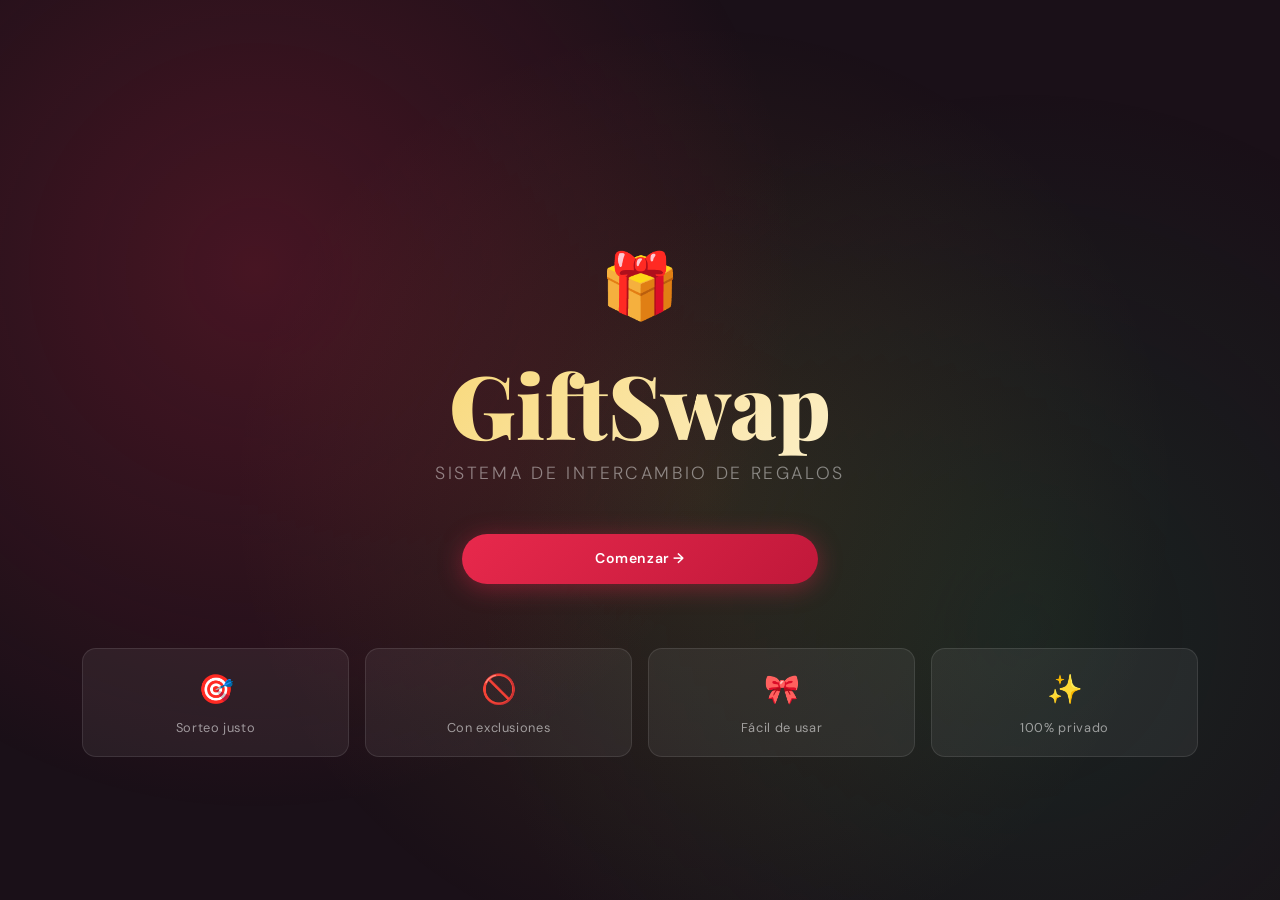
<file: index.html>
<!DOCTYPE html>
<html lang="es">
<head>
  <meta charset="UTF-8">
  <title>GiftSwap</title>
  <meta name="viewport" content="width=device-width, initial-scale=1">
  <link href="https://cdn.jsdelivr.net/npm/bootstrap@5.3.2/dist/css/bootstrap.min.css" rel="stylesheet">
  <link rel="stylesheet" href="css/estilos.css">
</head>
<body class="bg-dark text-white">

  <div class="container text-center mt-5 pt-5">

    <div class="logo-wrap mb-3">
      <span class="logo-emoji">🎁</span>
    </div>

    <h1 class="display-3">GiftSwap</h1>
    <p class="lead">Sistema de Intercambio de Regalos</p>

    <div class="row justify-content-center mt-5">
      <div class="col-12 col-sm-8 col-md-6 col-lg-4">
        <a href="evento.html" class="btn btn-primary btn-lg w-100">
          Comenzar &rarr;
        </a>
      </div>
    </div>

    <div class="features-row row justify-content-center mt-5 g-3">
      <div class="col-6 col-md-3">
        <div class="feature-card">
          <div class="feature-icon">🎯</div>
          <div class="feature-label">Sorteo justo</div>
        </div>
      </div>
      <div class="col-6 col-md-3">
        <div class="feature-card">
          <div class="feature-icon">🚫</div>
          <div class="feature-label">Con exclusiones</div>
        </div>
      </div>
      <div class="col-6 col-md-3">
        <div class="feature-card">
          <div class="feature-icon">🎀</div>
          <div class="feature-label">Fácil de usar</div>
        </div>
      </div>
      <div class="col-6 col-md-3">
        <div class="feature-card">
          <div class="feature-icon">✨</div>
          <div class="feature-label">100% privado</div>
        </div>
      </div>
    </div>

  </div>

</body>
</html>
</file>
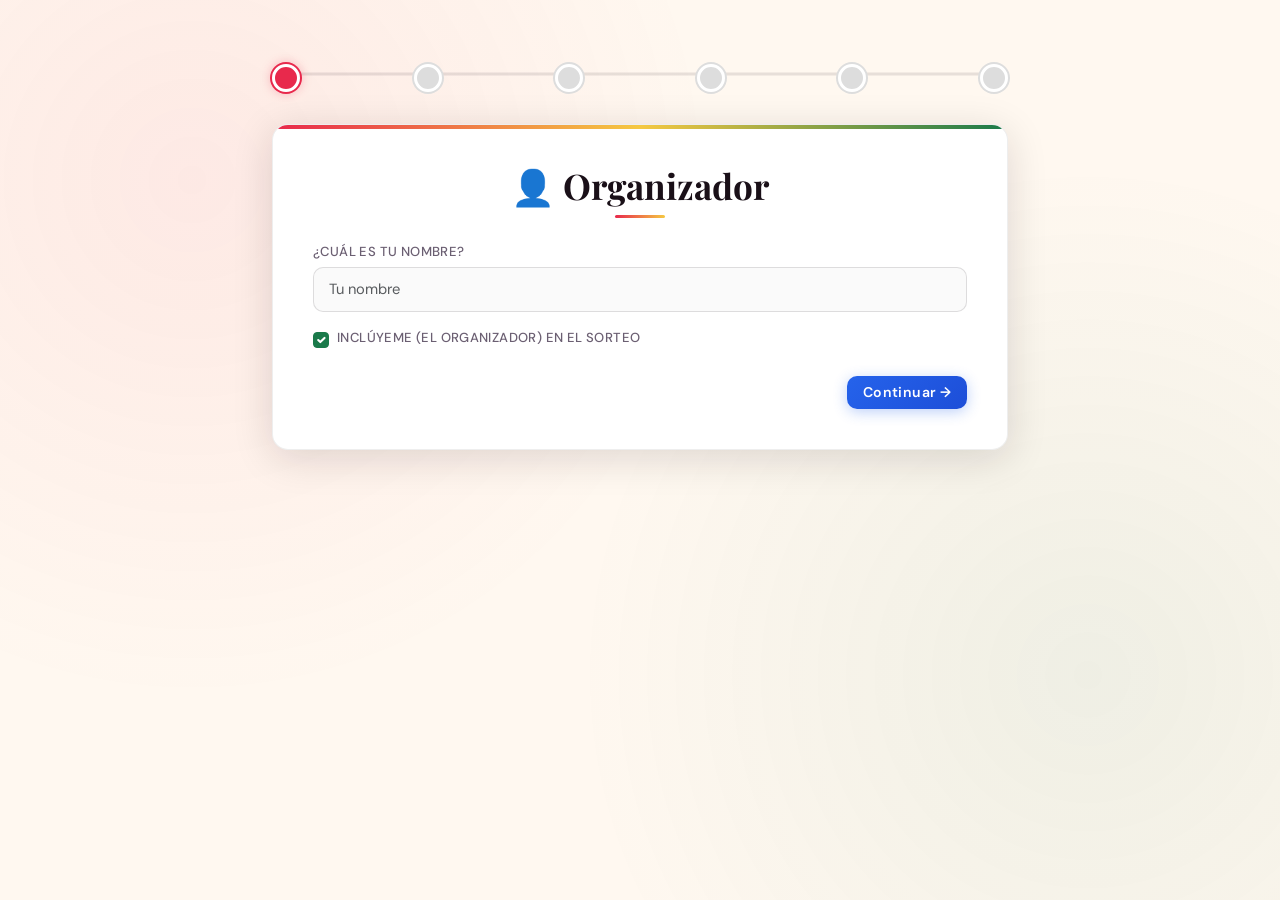
<file: evento.html>
<!DOCTYPE html>
<html lang="es">
<head>
  <meta charset="UTF-8">
  <title>Crear Evento – GiftSwap</title>
  <meta name="viewport" content="width=device-width, initial-scale=1">
  <link href="https://cdn.jsdelivr.net/npm/bootstrap@5.3.2/dist/css/bootstrap.min.css" rel="stylesheet">
  <link rel="stylesheet" href="css/estilos.css">
</head>
<body class="bg-light">

  <div class="container py-5">

    <!-- Barra de progreso -->
    <div class="row justify-content-center mb-4">
      <div class="col-12 col-md-10 col-lg-8">
        <div class="progress-wizard">
          <div class="progress-track">
            <div class="progress-fill" id="progressFill"></div>
          </div>
          <div class="progress-steps" id="progressSteps"></div>
        </div>
      </div>
    </div>

    <!-- Contenedor de pasos -->
    <div class="row justify-content-center">
      <div class="col-12 col-md-10 col-lg-8">
        <div class="card p-4 shadow">

          <!-- PASO 1: Organizador -->
          <div class="wizard-step" id="paso1">
            <h2 class="text-center mb-4">👤 Organizador</h2>
            <div class="mb-3">
              <label>¿Cuál es tu nombre?</label>
              <input type="text" id="organizador" class="form-control" placeholder="Tu nombre">
            </div>
            <div class="form-check mb-4">
              <input class="form-check-input" type="checkbox" id="participa" checked>
              <label class="form-check-label">Inclúyeme (el organizador) en el sorteo</label>
            </div>
            <div class="wizard-nav">
              <span></span>
              <button class="btn btn-primary" onclick="siguientePaso()">Continuar &rarr;</button>
            </div>
          </div>

          <!-- PASO 2: Participantes -->
          <div class="wizard-step d-none" id="paso2">
            <h2 class="text-center mb-4">👥 Participantes</h2>
            <p class="text-muted text-center mb-3">¿Con quién vas a sortear nombres?</p>

            <div class="d-flex mb-3 gap-2">
              <input type="text" id="nuevoParticipante" class="form-control" placeholder="Nombre del participante"
                onkeydown="if(event.key==='Enter') agregarParticipante()">
              <button class="btn btn-primary" onclick="agregarParticipante()">+</button>
            </div>

            <!-- Lista drag & drop -->
            <ul id="listaParticipantes" class="list-group mb-3 drop-zone"
                ondragover="dragOverLista(event)" ondrop="dropEnLista(event)"></ul>

            <p class="text-muted small text-center">🖐 Arrastra los nombres para reordenarlos</p>

            <div class="wizard-nav">
              <button class="btn btn-outline-secondary" onclick="anteriorPaso()">&larr; Atrás</button>
              <button class="btn btn-primary" onclick="siguientePaso()">Continuar &rarr;</button>
            </div>
          </div>

          <!-- PASO 3: Exclusiones -->
          <div class="wizard-step d-none" id="paso3">
            <h2 class="text-center mb-4">🚫 Exclusiones</h2>
            <p class="text-muted text-center mb-4">¿Quieres excluir ciertos sorteos?</p>

            <div class="excl-toggle row g-2 mb-4">
              <div class="col-6">
                <button class="btn btn-excl w-100 active" id="btnNoExcl" onclick="setExclusiones(false)">
                  No establecer exclusiones
                </button>
              </div>
              <div class="col-6">
                <button class="btn btn-excl w-100" id="btnSiExcl" onclick="setExclusiones(true)">
                  Establecer exclusiones
                </button>
              </div>
            </div>

            <div id="panelExclusiones" class="d-none">
              <div id="exclParticipantes"></div>
            </div>

            <div class="mt-3" id="resumenExclusiones"></div>

            <div class="wizard-nav mt-4">
              <button class="btn btn-outline-secondary" onclick="anteriorPaso()">&larr; Atrás</button>
              <button class="btn btn-primary" onclick="siguientePaso()">Continuar &rarr;</button>
            </div>
          </div>

          <!-- PASO 4: Tipo de evento -->
          <div class="wizard-step d-none" id="paso4">
            <h2 class="text-center mb-4">🎉 Tipo de Evento</h2>
            <p class="text-muted text-center mb-3">¿Para qué vas a sortear nombres?</p>

            <div class="row g-2 mb-3" id="tiposEventoGrid">
              <div class="col-6 col-md-4">
                <button class="btn btn-tipo w-100" onclick="selTipo(this,'Navidad')">🎄 Navidad</button>
              </div>
              <div class="col-6 col-md-4">
                <button class="btn btn-tipo w-100" onclick="selTipo(this,'Intercambio')">🎁 Intercambio</button>
              </div>
              <div class="col-6 col-md-4">
                <button class="btn btn-tipo w-100" onclick="selTipo(this,'Cumpleaños')">🎂 Cumpleaños</button>
              </div>
              <div class="col-6 col-md-4">
                <button class="btn btn-tipo w-100" onclick="selTipo(this,'Día del Niño')">🧸 Día del Niño</button>
              </div>
              <div class="col-6 col-md-4">
                <button class="btn btn-tipo w-100" onclick="selTipo(this,'Día de la Madre')">💐 Día de la Madre</button>
              </div>
              <div class="col-6 col-md-4">
                <button class="btn btn-tipo w-100" onclick="selTipo(this,'Otro')">✏️ Mostrar más</button>
              </div>
            </div>

            <div id="nombrePersonalizado" class="d-none mb-3">
              <label>Nombre de la celebración</label>
              <input type="text" id="nombreEvento" class="form-control" placeholder="Ej. Intercambio 2026">
            </div>

            <div class="wizard-nav">
              <button class="btn btn-outline-secondary" onclick="anteriorPaso()">&larr; Atrás</button>
              <button class="btn btn-primary" onclick="siguientePaso()">Continuar &rarr;</button>
            </div>
          </div>

          <!-- PASO 5: Fecha -->
          <div class="wizard-step d-none" id="paso5">
            <h2 class="text-center mb-4">📅 Fecha del Evento</h2>
            <p class="text-muted text-center mb-3" id="titFecha">¿Cuándo se celebra?</p>

            <div class="row g-2 mb-3" id="fechasRapidas"></div>

            <div class="mb-3">
              <label>O elige otra fecha</label>
              <input type="date" id="fechaEvento" class="form-control" onchange="selFechaManual()">
            </div>

            <div class="wizard-nav">
              <button class="btn btn-outline-secondary" onclick="anteriorPaso()">&larr; Atrás</button>
              <button class="btn btn-primary" onclick="siguientePaso()">Continuar &rarr;</button>
            </div>
          </div>

          <!-- PASO 6: Presupuesto -->
          <div class="wizard-step d-none" id="paso6">
            <h2 class="text-center mb-4">💰 Presupuesto</h2>
            <p class="text-muted text-center mb-3">¿Cuánto deberían gastar los participantes?</p>

            <div class="row g-2 mb-3">
              <div class="col-6 col-md-4">
                <button class="btn btn-presupuesto w-100" onclick="selPresupuesto(this, 100)">$100</button>
              </div>
              <div class="col-6 col-md-4">
                <button class="btn btn-presupuesto w-100" onclick="selPresupuesto(this, 150)">$150</button>
              </div>
              <div class="col-6 col-md-4">
                <button class="btn btn-presupuesto w-100" onclick="selPresupuesto(this, 200)">$200</button>
              </div>
              <div class="col-6 col-md-4">
                <button class="btn btn-presupuesto w-100" onclick="selPresupuesto(this, 300)">$300</button>
              </div>
              <div class="col-6 col-md-4">
                <button class="btn btn-presupuesto w-100" onclick="selPresupuesto(this, 500)">$500</button>
              </div>
              <div class="col-6 col-md-4">
                <button class="btn btn-presupuesto w-100" onclick="mostrarOtroPresupuesto(this)">Otro ✏️</button>
              </div>
            </div>

            <div id="otroPresupuestoDiv" class="d-none mb-3">
              <label>Introduce un importe</label>
              <input type="number" id="presupuestoPersonalizado" class="form-control"
                placeholder="Introduce un importe..." onchange="presupuestoSeleccionado=this.value">
            </div>

            <div class="wizard-nav">
              <button class="btn btn-outline-secondary" onclick="anteriorPaso()">&larr; Atrás</button>
              <button class="btn btn-success w-100 ms-2" onclick="guardarEvento()">Guardar y continuar ✓</button>
            </div>
          </div>

        </div><!-- /card -->
      </div>
    </div>

  </div>

  <script src="js/app.js"></script>
</body>
</html>
</file>
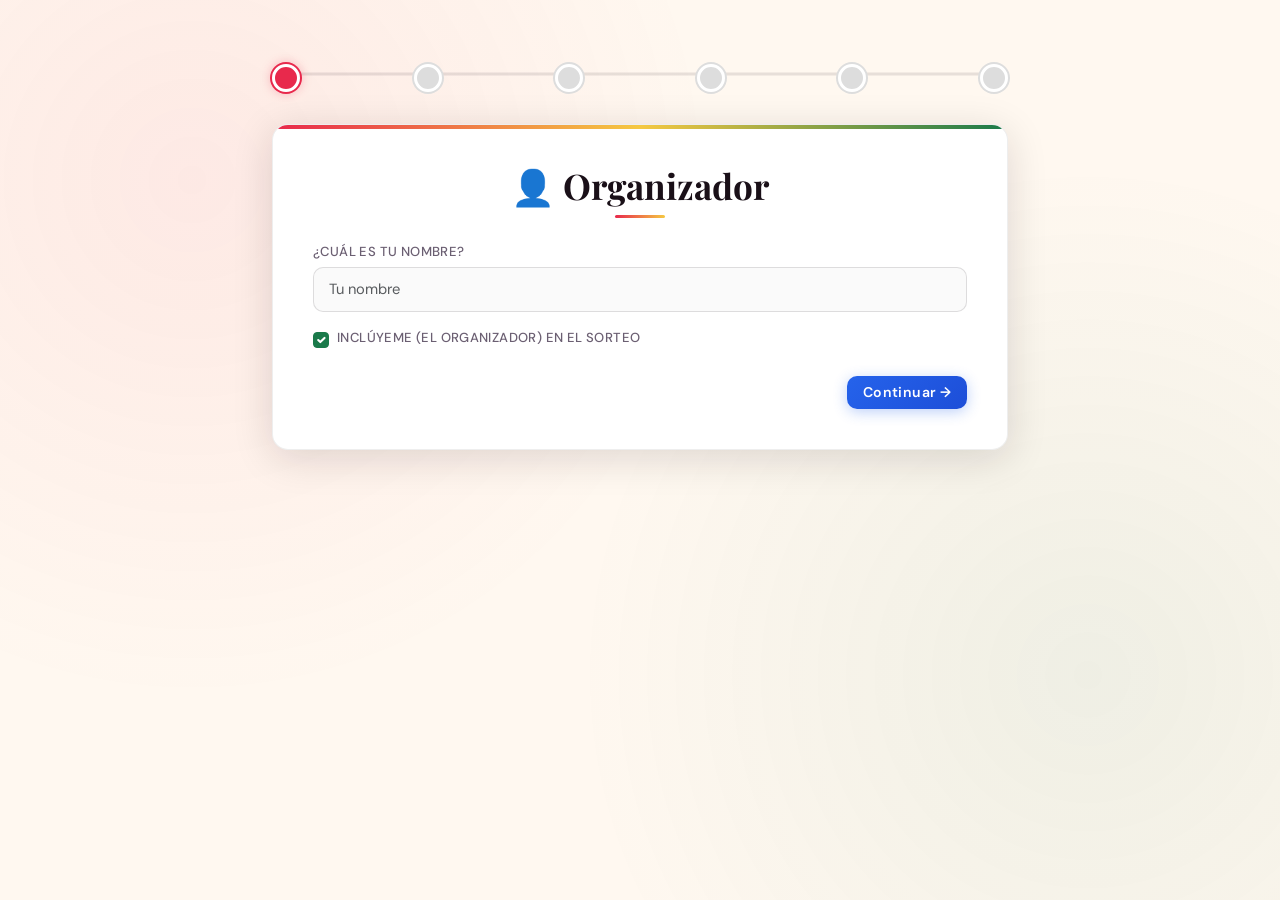
<file: resumen.html>
<!DOCTYPE html>
<html lang="es">
<head>
  <meta charset="UTF-8">
  <title>Resumen – GiftSwap</title>
  <meta name="viewport" content="width=device-width, initial-scale=1">
  <link href="https://cdn.jsdelivr.net/npm/bootstrap@5.3.2/dist/css/bootstrap.min.css" rel="stylesheet">
  <link rel="stylesheet" href="css/estilos.css">
</head>
<body class="bg-light">

  <div class="container py-5">
    <div class="row justify-content-center">
      <div class="col-12 col-md-10 col-lg-8">

        <h2 class="text-center mb-4">🎉 ¡Evento listo!</h2>

        <!-- Datos del evento (leídos de localStorage) -->
        <div class="card p-4 shadow mb-4">
          <h4 class="mb-3">📋 Datos del Evento</h4>

          <div class="row g-3">
            <div class="col-6">
              <div class="dato-item">
                <span class="dato-label">Organizador</span>
                <span class="dato-valor" id="rOrganizador">–</span>
              </div>
            </div>
            <div class="col-6">
              <div class="dato-item">
                <span class="dato-label">Celebración</span>
                <span class="dato-valor" id="rNombre">–</span>
              </div>
            </div>
            <div class="col-6">
              <div class="dato-item">
                <span class="dato-label">Tipo</span>
                <span class="dato-valor" id="rTipo">–</span>
              </div>
            </div>
            <div class="col-6">
              <div class="dato-item">
                <span class="dato-label">Fecha</span>
                <span class="dato-valor" id="rFecha">–</span>
              </div>
            </div>
            <div class="col-12">
              <div class="dato-item">
                <span class="dato-label">Presupuesto</span>
                <span class="dato-valor presupuesto-badge" id="rPresupuesto">–</span>
              </div>
            </div>
          </div>

          <hr>

          <h5 class="mb-2">👥 Participantes (<span id="rNumPart">0</span>)</h5>
          <div class="row g-2" id="rParticipantes"></div>

          <div id="rExclWrapper">
            <hr>
            <h5 class="mb-2">🚫 Exclusiones</h5>
            <ul id="rExclusiones" class="list-group"></ul>
          </div>
        </div>

        <!-- Acciones -->
        <div class="row g-3">
          <div class="col-12 col-md-6">
            <a href="sorteo.html" class="btn btn-danger btn-lg w-100">
              🎲 Realizar Sorteo
            </a>
          </div>
          <div class="col-12 col-md-6">
            <a href="evento.html" class="btn btn-outline-secondary btn-lg w-100">
              ✏️ Editar Evento
            </a>
          </div>
        </div>

      </div>
    </div>
  </div>

  <script>
    // Lee SIEMPRE de localStorage (nunca de RAM)
    const evento = JSON.parse(localStorage.getItem('evento'));

    if (!evento) {
      alert('No hay evento guardado. Crea uno primero.');
      location.href = 'evento.html';
    } else {
      document.getElementById('rOrganizador').textContent  = evento.organizador;
      document.getElementById('rNombre').textContent       = evento.nombreEvento || evento.tipoEvento;
      document.getElementById('rTipo').textContent         = evento.tipoEvento;
      document.getElementById('rFecha').textContent        = formatearFecha(evento.fecha);
      document.getElementById('rPresupuesto').textContent  = '$' + evento.presupuesto;
      document.getElementById('rNumPart').textContent      = evento.participantes.length;

      // Participantes como chips
      const contenedor = document.getElementById('rParticipantes');
      evento.participantes.forEach(p => {
        const col = document.createElement('div');
        col.className = 'col-6 col-sm-4';
        col.innerHTML = `<div class="chip-participante">${p}</div>`;
        contenedor.appendChild(col);
      });

      // Exclusiones
      if (evento.exclusiones && evento.exclusiones.length > 0) {
        const ul = document.getElementById('rExclusiones');
        evento.exclusiones.forEach(e => {
          const li = document.createElement('li');
          li.className = 'list-group-item excl-item';
          li.innerHTML = `<strong>${e.de}</strong> no puede regalar a <strong>${e.para}</strong>`;
          ul.appendChild(li);
        });
      } else {
        document.getElementById('rExclWrapper').classList.add('d-none');
      }
    }

    function formatearFecha(f) {
      if (!f) return '–';
      const [y,m,d] = f.split('-');
      const meses = ['ene','feb','mar','abr','may','jun','jul','ago','sep','oct','nov','dic'];
      return `${d} ${meses[parseInt(m)-1]} ${y}`;
    }
  </script>

</body>
</html>
</file>
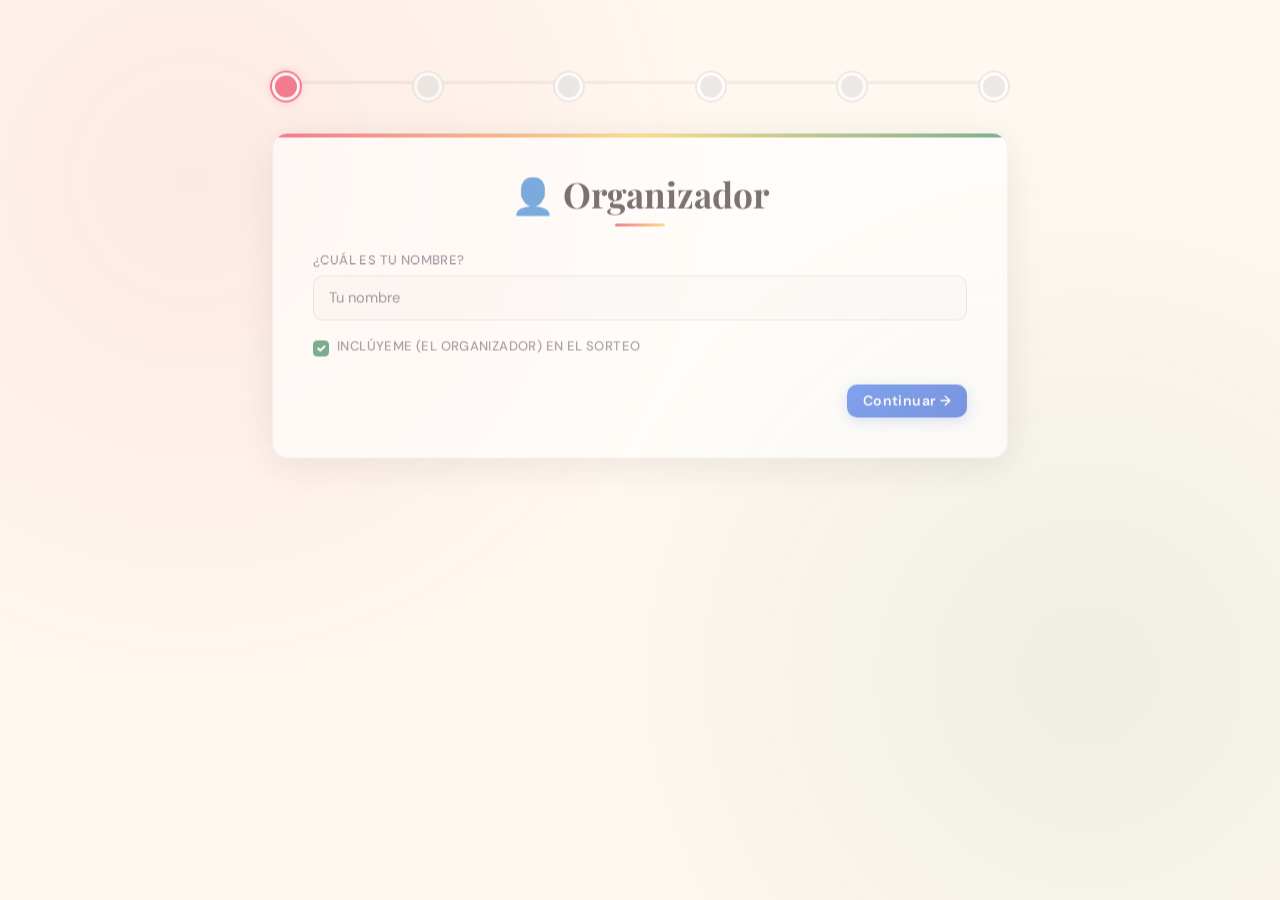
<file: sorteo.html>
<!DOCTYPE html>
<html lang="es">
<head>
  <meta charset="UTF-8">
  <title>Sorteo – GiftSwap</title>
  <meta name="viewport" content="width=device-width, initial-scale=1">
  <link href="https://cdn.jsdelivr.net/npm/bootstrap@5.3.2/dist/css/bootstrap.min.css" rel="stylesheet">
  <link rel="stylesheet" href="css/estilos.css">
</head>
<body class="bg-light">

  <div class="container py-5">
    <div class="row justify-content-center">
      <div class="col-12 col-md-10 col-lg-8">

        <h2 class="text-center mb-2">🎲 Sorteo del Intercambio</h2>
        <p class="text-center text-muted mb-4" id="subtituloSorteo"></p>

        <!-- Estado inicial: botón sortear -->
        <div id="panelInicio" class="card p-4 shadow text-center mb-4">
          <div class="sorteo-animacion mb-3">🎁</div>
          <h4 class="mb-1" id="infoNombre"></h4>
          <p class="text-muted mb-1"><span id="infoParticipantes"></span> participantes</p>
          <p class="text-muted small mb-4"><span id="infoExclusiones"></span></p>
          <button class="btn btn-danger btn-lg px-5" onclick="iniciarSorteo()">
            🎲 ¡Realizar Sorteo!
          </button>
        </div>

        <!-- Rueda/animación durante el sorteo -->
        <div id="panelAnimacion" class="card p-4 shadow text-center mb-4 d-none">
          <div class="rueda-sorteo" id="ruedaSorteo">🎁</div>
          <p class="mt-3 text-muted">Sorteando...</p>
        </div>

        <!-- Resultados -->
        <div id="panelResultados" class="d-none">
          <div class="card p-4 shadow mb-3">
            <h4 class="mb-3">🎊 ¡Resultados del Sorteo!</h4>
            <div class="row g-3" id="resultadoSorteo"></div>
          </div>

          <div class="row g-2">
            <div class="col-12 col-md-6">
              <button class="btn btn-danger w-100" onclick="repetirSorteo()">
                🔄 Repetir Sorteo
              </button>
            </div>
            <div class="col-12 col-md-6">
              <a href="resumen.html" class="btn btn-outline-secondary w-100">
                &larr; Volver al Resumen
              </a>
            </div>
          </div>
        </div>

      </div>
    </div>
  </div>

  <script src="js/sorteo.js"></script>
</body>
</html>
</file>
<file: css/estilos.css>
/* ============================================================
   GiftSwap – estilos.css
   ============================================================ */

@import url('https://fonts.googleapis.com/css2?family=Playfair+Display:wght@700;900&family=DM+Sans:wght@300;400;500;600&display=swap');

/* ── Variables ─────────────────────────────────────────────── */
:root {
  --rojo:    #E8294C;
  --verde:   #1A7A4A;
  --dorado:  #F5C842;
  --crema:   #FFF8F0;
  --oscuro:  #1A1018;
  --carbon:  #2C2230;
  --gris:    #6B5F72;
  --sombra:  0 8px 40px rgba(26,16,24,.14);
  --radio:   16px;
  --trans:   .25s cubic-bezier(.4,0,.2,1);
}

*, *::before, *::after { box-sizing: border-box; margin: 0; padding: 0; }

body {
  font-family: 'DM Sans', sans-serif;
  color: var(--oscuro);
  background: var(--crema);
  overflow-x: hidden;
}

body::before {
  content: '';
  position: fixed;
  inset: 0;
  background-image:
    radial-gradient(circle at 15% 20%, rgba(232,41,76,.07) 0%, transparent 40%),
    radial-gradient(circle at 85% 75%, rgba(26,122,74,.07) 0%, transparent 40%);
  pointer-events: none;
  z-index: 0;
}

.container { position: relative; z-index: 1; }

/* ══════════════════════════════════════════════════════════
   INDEX
══════════════════════════════════════════════════════════ */
body.bg-dark {
  background: var(--oscuro) !important;
  min-height: 100vh;
  display: flex;
  align-items: center;
}

body.bg-dark::before {
  background-image:
    radial-gradient(circle at 20% 30%, rgba(232,41,76,.22) 0%, transparent 45%),
    radial-gradient(circle at 80% 70%, rgba(26,122,74,.18) 0%, transparent 45%),
    radial-gradient(circle at 55% 55%, rgba(245,200,66,.10) 0%, transparent 55%);
}

.logo-wrap { animation: float 3s ease-in-out infinite; }
.logo-emoji { font-size: 4rem; }

@keyframes float {
  0%,100% { transform: translateY(0); }
  50%      { transform: translateY(-10px); }
}

body.bg-dark .display-3 {
  font-family: 'Playfair Display', serif;
  font-size: clamp(3rem, 8vw, 5.5rem);
  font-weight: 900;
  background: linear-gradient(135deg, var(--dorado), #fff 50%, var(--dorado));
  -webkit-background-clip: text;
  -webkit-text-fill-color: transparent;
  background-clip: text;
  background-size: 200% 200%;
  animation: shimmer 4s ease-in-out infinite;
  margin-bottom: .2rem;
}

@keyframes shimmer {
  0%,100% { background-position: 0% 50%; }
  50%      { background-position: 100% 50%; }
}

body.bg-dark .lead {
  font-size: 1.1rem;
  font-weight: 300;
  letter-spacing: .15em;
  text-transform: uppercase;
  color: rgba(255,255,255,.45);
}

body.bg-dark .btn-primary {
  background: linear-gradient(135deg, var(--rojo), #C0183A);
  border: none;
  border-radius: 50px;
  padding: .9rem 2rem;
  font-weight: 600;
  letter-spacing: .04em;
  box-shadow: 0 4px 24px rgba(232,41,76,.4);
  transition: transform var(--trans), box-shadow var(--trans);
  color: #fff;
}
body.bg-dark .btn-primary:hover {
  transform: translateY(-3px);
  box-shadow: 0 8px 32px rgba(232,41,76,.55);
}

/* Feature cards en index */
.feature-card {
  background: rgba(255,255,255,.06);
  border: 1px solid rgba(255,255,255,.10);
  border-radius: 14px;
  padding: 1.2rem .8rem;
  text-align: center;
  transition: background var(--trans), transform var(--trans);
  animation: fadeUp .6s ease both;
}
.feature-card:hover { background: rgba(255,255,255,.10); transform: translateY(-4px); }
.feature-icon  { font-size: 1.8rem; margin-bottom: .4rem; }
.feature-label { font-size: .8rem; color: rgba(255,255,255,.55); letter-spacing: .05em; }

.features-row .col-6:nth-child(1) .feature-card { animation-delay: .1s; }
.features-row .col-6:nth-child(2) .feature-card { animation-delay: .2s; }
.features-row .col-6:nth-child(3) .feature-card { animation-delay: .3s; }
.features-row .col-6:nth-child(4) .feature-card { animation-delay: .4s; }

/* ══════════════════════════════════════════════════════════
   PÁGINAS INTERNAS
══════════════════════════════════════════════════════════ */
body.bg-light { background: var(--crema) !important; }

/* Animación de entrada */
@keyframes fadeUp {
  from { opacity: 0; transform: translateY(20px); }
  to   { opacity: 1; transform: translateY(0); }
}
.container { animation: fadeUp .45s ease both; }

/* ── Tipografía ─────────────────────────────────────────── */
h2.text-center {
  font-family: 'Playfair Display', serif;
  font-size: clamp(1.6rem, 4vw, 2.4rem);
  font-weight: 700;
  color: var(--oscuro);
  position: relative;
  padding-bottom: .7rem;
}
h2.text-center::after {
  content: '';
  position: absolute;
  bottom: 0; left: 50%;
  transform: translateX(-50%);
  width: 50px; height: 3px;
  background: linear-gradient(90deg, var(--rojo), var(--dorado));
  border-radius: 2px;
}

h4 { font-family: 'Playfair Display', serif; color: var(--carbon); font-size: 1.1rem; }
h5 { font-weight: 600; color: var(--carbon); font-size: .95rem; }

label {
  font-weight: 500;
  font-size: .82rem;
  color: var(--gris);
  letter-spacing: .03em;
  text-transform: uppercase;
  display: block;
  margin-bottom: .3rem;
}

/* ── Card ───────────────────────────────────────────────── */
.card {
  background: #fff;
  border: 1px solid rgba(26,16,24,.07) !important;
  border-radius: var(--radio) !important;
  box-shadow: var(--sombra) !important;
  position: relative;
  overflow: hidden;
}
.card::before {
  content: '';
  position: absolute;
  top: 0; left: 0; right: 0;
  height: 4px;
  background: linear-gradient(90deg, var(--rojo), var(--dorado), var(--verde));
}

/* ── Inputs ─────────────────────────────────────────────── */
.form-control, .form-select {
  border: 1.5px solid rgba(26,16,24,.13);
  border-radius: 10px !important;
  padding: .65rem .95rem;
  font-family: 'DM Sans', sans-serif;
  font-size: .92rem;
  background: #fafafa;
  transition: border-color var(--trans), box-shadow var(--trans);
}
.form-control:focus, .form-select:focus {
  border-color: var(--rojo);
  box-shadow: 0 0 0 3px rgba(232,41,76,.1);
  background: #fff;
  outline: none;
}
.form-check-input:checked { background-color: var(--verde); border-color: var(--verde); }

/* ── Botones generales ──────────────────────────────────── */
.btn {
  border-radius: 10px;
  font-family: 'DM Sans', sans-serif;
  font-weight: 600;
  font-size: .88rem;
  letter-spacing: .03em;
  transition: transform var(--trans), box-shadow var(--trans);
}
.btn:hover { transform: translateY(-2px); }
.btn:active { transform: translateY(0); }

.btn-primary {
  background: linear-gradient(135deg, #2563EB, #1D4ED8);
  border: none;
  color: #fff;
  box-shadow: 0 3px 14px rgba(37,99,235,.3);
}
.btn-primary:hover { box-shadow: 0 6px 20px rgba(37,99,235,.45); color: #fff; }

.btn-success {
  background: linear-gradient(135deg, var(--verde), #155A38);
  border: none;
  color: #fff;
  box-shadow: 0 3px 14px rgba(26,122,74,.3);
}
.btn-success:hover { box-shadow: 0 6px 20px rgba(26,122,74,.45); color: #fff; }

.btn-danger {
  background: linear-gradient(135deg, var(--rojo), #C0183A);
  border: none;
  color: #fff;
  box-shadow: 0 3px 14px rgba(232,41,76,.3);
}
.btn-danger:hover { box-shadow: 0 6px 20px rgba(232,41,76,.45); color: #fff; }

.btn-outline-secondary {
  border: 1.5px solid rgba(26,16,24,.2);
  color: var(--gris);
  background: transparent;
}
.btn-outline-secondary:hover { background: rgba(26,16,24,.04); color: var(--carbon); }

.btn-sm { padding: .2rem .55rem; font-size: .78rem; border-radius: 7px; }

/* ── Barra de progreso wizard ───────────────────────────── */
.progress-wizard {
  position: relative;
  padding: 1rem 0 .5rem;
}
.progress-track {
  position: absolute;
  top: 50%; left: 0; right: 0;
  height: 3px;
  background: rgba(26,16,24,.1);
  transform: translateY(-50%);
  border-radius: 2px;
  z-index: 0;
}
.progress-fill {
  height: 100%;
  background: linear-gradient(90deg, var(--rojo), var(--dorado));
  border-radius: 2px;
  transition: width .5s ease;
}
.progress-steps {
  display: flex;
  justify-content: space-between;
  position: relative;
  z-index: 1;
}
.prog-dot {
  width: 28px; height: 28px;
  border-radius: 50%;
  background: #ddd;
  border: 3px solid #fff;
  box-shadow: 0 0 0 2px #ddd;
  transition: all var(--trans);
}
.prog-dot.active {
  background: var(--rojo);
  box-shadow: 0 0 0 2px var(--rojo), 0 0 12px rgba(232,41,76,.4);
}
.prog-dot.done {
  background: var(--verde);
  box-shadow: 0 0 0 2px var(--verde);
}

/* ── Navegación del wizard ──────────────────────────────── */
.wizard-nav {
  display: flex;
  justify-content: space-between;
  align-items: center;
  margin-top: 1.5rem;
  gap: .75rem;
}

/* ── Lista de participantes ─────────────────────────────── */
.list-group-item {
  border: 1px solid rgba(26,16,24,.08) !important;
  border-radius: 10px !important;
  margin-bottom: .4rem;
  padding: .65rem .95rem;
  background: #fafafa;
  font-size: .9rem;
  transition: background var(--trans), transform var(--trans), box-shadow var(--trans);
}
.list-group-item:hover {
  background: #fff;
  transform: translateX(3px);
  box-shadow: 0 2px 10px rgba(26,16,24,.07);
}
.drag-handle { color: #bbb; cursor: grab; user-select: none; }
.list-group-item.dragging { opacity: .4; }
.list-group-item.drag-over { border-color: var(--rojo) !important; background: #fff0f3 !important; }

/* ── Exclusiones paso 3 ─────────────────────────────────── */
.btn-excl {
  border: 1.5px solid rgba(26,16,24,.15);
  color: var(--gris);
  background: #fafafa;
  border-radius: 10px;
  font-size: .88rem;
  padding: .65rem .5rem;
  transition: all var(--trans);
}
.btn-excl.active {
  background: var(--oscuro);
  color: #fff;
  border-color: var(--oscuro);
}

.excl-persona { border-bottom: 1px solid rgba(26,16,24,.07); padding-bottom: .75rem; }
.excl-nombre  { font-weight: 600; font-size: .92rem; color: var(--carbon); margin-bottom: .4rem; }
.excl-check label { font-size: .85rem; text-transform: none; letter-spacing: 0; color: var(--carbon); font-weight: 400; cursor: pointer; }

.badge-excl {
  display: inline-block;
  background: #fff0f3;
  border: 1px solid rgba(232,41,76,.2);
  color: var(--rojo);
  border-radius: 20px;
  padding: .2rem .7rem;
  font-size: .78rem;
  font-weight: 500;
}

/* ── Botones tipo evento ────────────────────────────────── */
.btn-tipo {
  border: 1.5px solid rgba(26,16,24,.13);
  color: var(--carbon);
  background: #fafafa;
  border-radius: 12px;
  padding: .7rem .5rem;
  font-size: .85rem;
  transition: all var(--trans);
}
.btn-tipo:hover { background: #f0f0f0; transform: translateY(-2px); }
.btn-tipo.active {
  background: var(--oscuro);
  color: #fff;
  border-color: var(--oscuro);
  box-shadow: 0 4px 14px rgba(26,16,24,.25);
}

/* ── Botones fecha ──────────────────────────────────────── */
.btn-fecha {
  border: 1.5px solid rgba(26,16,24,.13);
  color: var(--carbon);
  background: #fafafa;
  border-radius: 10px;
  padding: .65rem .5rem;
  font-size: .82rem;
  transition: all var(--trans);
  text-align: center;
}
.btn-fecha:hover { background: #f0f0f0; transform: translateY(-2px); }
.btn-fecha.active {
  background: #2563EB;
  color: #fff;
  border-color: #2563EB;
  box-shadow: 0 4px 14px rgba(37,99,235,.3);
}

/* ── Botones presupuesto ────────────────────────────────── */
.btn-presupuesto {
  border: 1.5px solid rgba(26,16,24,.13);
  color: var(--carbon);
  background: #fafafa;
  border-radius: 12px;
  padding: .8rem .5rem;
  font-size: 1rem;
  font-weight: 600;
  transition: all var(--trans);
}
.btn-presupuesto:hover { background: #f0f0f0; transform: translateY(-2px); }
.btn-presupuesto.active {
  background: linear-gradient(135deg, var(--dorado), #e6b800);
  color: var(--oscuro);
  border-color: var(--dorado);
  box-shadow: 0 4px 14px rgba(245,200,66,.4);
}

/* ── Resumen ────────────────────────────────────────────── */
.dato-item {
  display: flex;
  flex-direction: column;
  gap: .15rem;
}
.dato-label {
  font-size: .72rem;
  font-weight: 600;
  text-transform: uppercase;
  letter-spacing: .07em;
  color: var(--gris);
}
.dato-valor {
  font-size: 1rem;
  font-weight: 500;
  color: var(--oscuro);
}
.presupuesto-badge {
  background: linear-gradient(135deg, var(--dorado), #e6b800);
  color: var(--oscuro);
  display: inline-block;
  padding: .2rem .8rem;
  border-radius: 20px;
  font-weight: 700;
  font-size: 1.05rem;
  width: fit-content;
}

.chip-participante {
  background: #f0f0f5;
  border: 1px solid rgba(26,16,24,.08);
  border-radius: 20px;
  padding: .3rem .85rem;
  font-size: .85rem;
  font-weight: 500;
  text-align: center;
  color: var(--carbon);
}

.excl-item {
  background: #fff3f5 !important;
  border-left: 3px solid var(--rojo) !important;
  font-size: .88rem;
}

/* ── Sorteo ─────────────────────────────────────────────── */
.sorteo-animacion {
  font-size: 4rem;
  animation: float 2s ease-in-out infinite;
}

.rueda-sorteo {
  font-size: 5rem;
  display: inline-block;
  transition: transform .1s linear;
}

/* Cards de resultado */
.resultado-card {
  background: linear-gradient(135deg, #f8fff9, #edfbf2);
  border: 1.5px solid rgba(26,122,74,.15);
  border-radius: 14px;
  padding: 1.2rem 1rem;
  text-align: center;
  box-shadow: 0 2px 12px rgba(26,122,74,.08);
}

.resultado-oculto { opacity: 0; transform: translateY(20px) scale(.95); }
.resultado-visible {
  opacity: 1;
  transform: translateY(0) scale(1);
  transition: opacity .45s ease, transform .45s ease;
}

.resultado-dador {
  font-weight: 700;
  font-size: 1rem;
  color: var(--carbon);
  margin-bottom: .3rem;
}
.resultado-flecha {
  font-size: 1.6rem;
  margin: .2rem 0;
}
.resultado-receptor {
  font-size: 1.1rem;
  font-weight: 700;
  color: var(--verde);
}

/* ── HR ─────────────────────────────────────────────────── */
hr { border: none; border-top: 1px dashed rgba(26,16,24,.12); margin: 1.25rem 0; }

/* ── Scrollbar ──────────────────────────────────────────── */
::-webkit-scrollbar { width: 5px; }
::-webkit-scrollbar-track { background: var(--crema); }
::-webkit-scrollbar-thumb { background: rgba(26,16,24,.18); border-radius: 10px; }
::selection { background: rgba(245,200,66,.35); color: var(--oscuro); }

/* ══════════════════════════════════════════════════════════
   RESPONSIVE – Bootstrap breakpoints
   sm ≥576  md ≥768  lg ≥992
══════════════════════════════════════════════════════════ */

/* sm */
@media (min-width: 576px) {
  .card { padding: 2rem !important; }
  .wizard-nav .btn { min-width: 120px; }
}

/* md */
@media (min-width: 768px) {
  h2.text-center { font-size: 2.2rem; }
  .card { padding: 2.5rem !important; }

  /* Dos columnas en formulario de evento */
  .row-form-md { display: grid; grid-template-columns: 1fr 1fr; gap: 1rem; }
}

/* lg */
@media (min-width: 992px) {
  body.bg-dark .display-3 { font-size: 5.5rem; }
}
</file>
